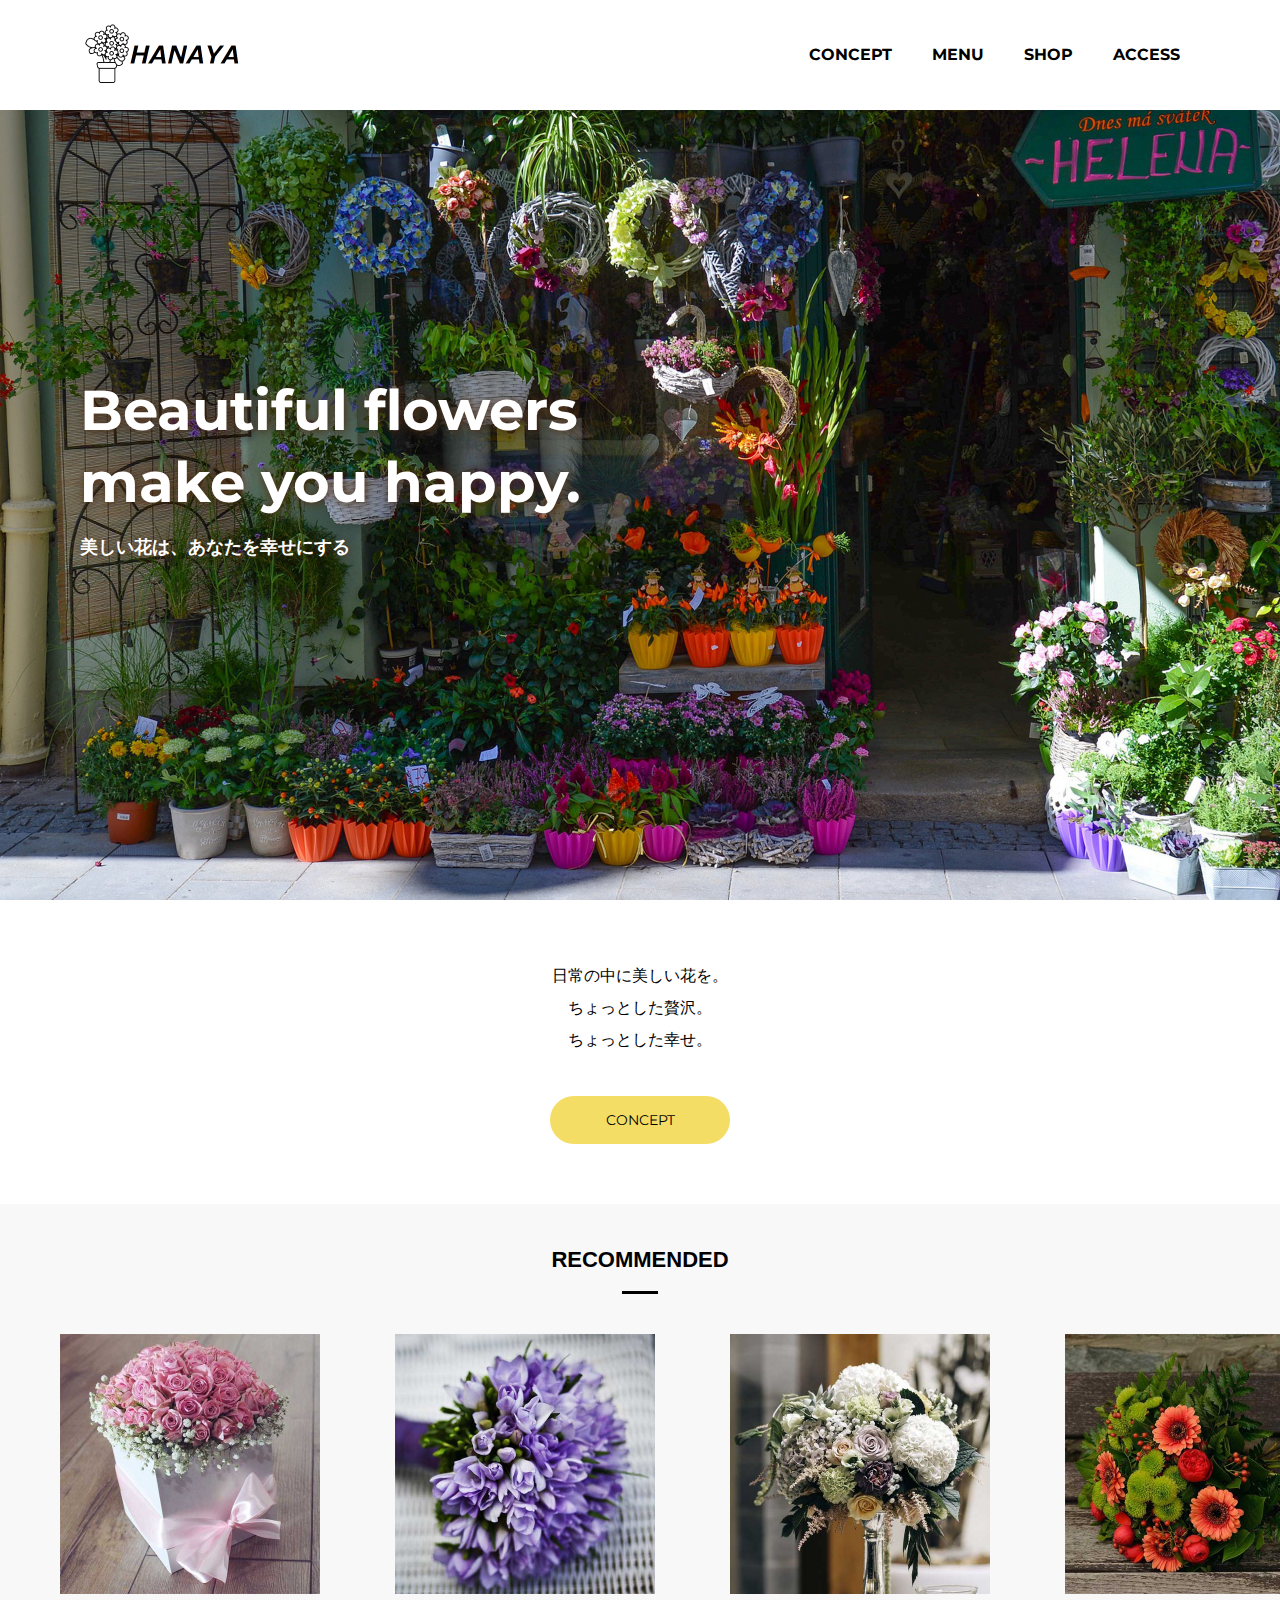
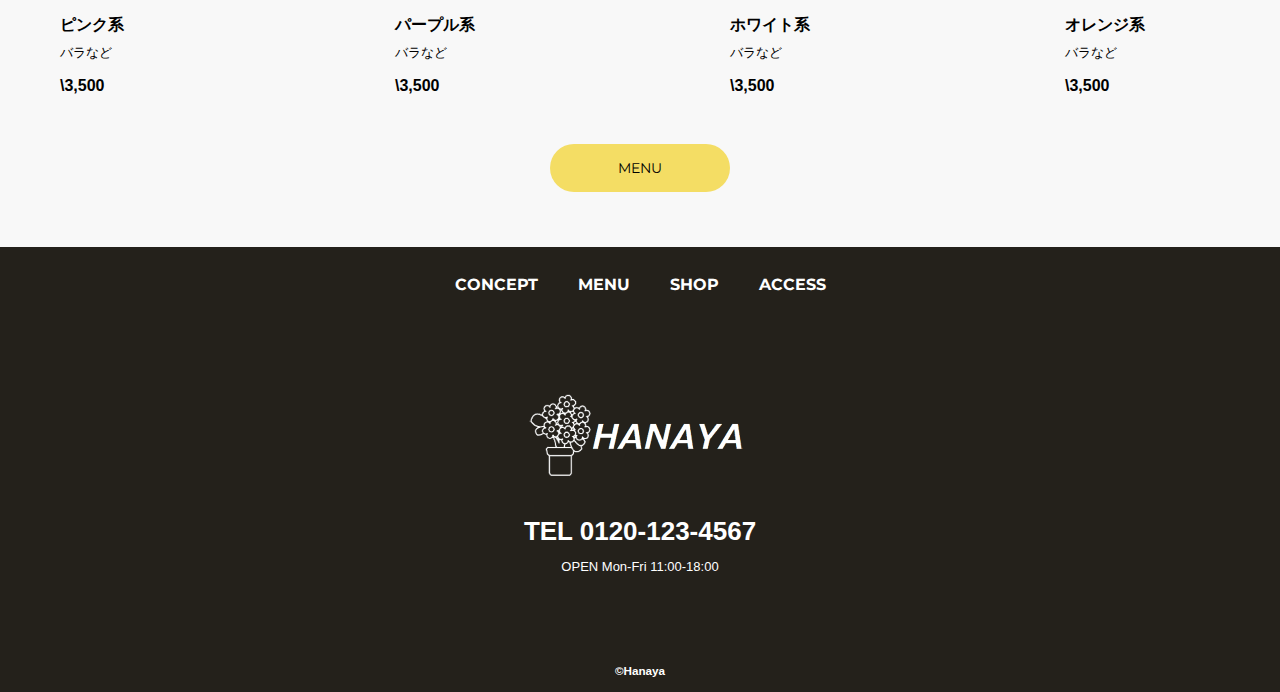
<file: index.html>
<!DOCTYPE html>
<html lang="ja">

<head>
    <meta charset="UTF-8">
    <meta http-equiv="X-UA-Compatible" content="IE=edge">
    <meta name="discription" content="花屋「HANAYA」のウェブサイト">
    <meta name="viewport" content="width=device-width, initial-scale=1.0">
    <title>HANAYA official website</title>
    <!-- google fonts -->
    <link rel="preconnect" href="https://fonts.googleapis.com">
    <link rel="preconnect" href="https://fonts.gstatic.com" crossorigin>
    <link href="https://fonts.googleapis.com/css2?family=IBM+Plex+Sans:wght@700&family=Montserrat:wght@700&display=swap"
        rel="stylesheet">
    <!-- css -->
    <link rel="stylesheet" href="./css/common.css">
    <link rel="stylesheet" href="./css/index.css">
</head>

<body>
    <!-- headerここから -->
    <header class="header">
        <div class="header-inner">
            <a href="./index.html" class="header-logo">
                <img src="./images/common/logo-header.png" alt="HANAYA">
            </a>
            <button class="toggle-menu-button">

            </button>
            <div class="header-site-menu">
                <nav class="site-menu">
                    <ul>
                        <li><a href="./concept.html">CONCEPT</a></li>
                        <li><a href="./menu.html">MENU</a></li>
                        <li><a href="./shop.html">SHOP</a></li>
                        <li><a href="./access.html">ACCESS</a></li>
                    </ul>
                </nav>
            </div>
        </div>
    </header>
    <!-- headerここまで -->

    <!-- main -->
    <main class="main">
        <div class="first-view">
            <div class="first-view-text">
                <h1>Beautiful flowers <br>make you happy.</h1>
                <p>美しい花は、あなたを幸せにする</p>
            </div>
        </div>
        <div class="lead">
            <p>日常の中に美しい花を。<br>ちょっとした贅沢。<br>ちょっとした幸せ。</p>
            <div class="link-button-area">
                <a href="./common.html" class="link-button">CONCEPT</a>
            </div>
        </div>
        <div class="recommended">
            <h2>RECOMMENDED</h2>
            <ul class="item-list">
                <li>
                    <img src="./images/index/img-item01.jpg" alt="ピンク系">
                    <dt>ピンク系</dt>
                    <dd>バラなど</dd>
                    <p class="price">\3,500</p>
                </li>
                <li>
                    <img src="./images/index/img-item02.jpg" alt="">
                    <dt>パープル系</dt>
                    <dd>バラなど</dd>
                    <p class="price">\3,500</p>
                </li>
                <li>
                    <img src="./images/index/img-item03.jpg" alt="">
                    <dt>ホワイト系</dt>
                    <dd>バラなど</dd>
                    <p class="price">\3,500</p>
                </li>
                <li>
                    <img src="./images/index/img-item04.jpg" alt="">
                    <dt>オレンジ系</dt>
                    <dd>バラなど</dd>
                    <p class="price">\3,500</p>
                </li>
                <li>
                    <img src="./images/index/img-item05.jpg" alt="">
                    <dt>ミックス系</dt>
                    <dd>バラなど</dd>
                    <p class="price">\3,500</p>
                </li>
            </ul>
            <div class="link-button-area">
                <a href="./menu.html" class="link-button">MENU</a>
            </div>
        </div>
    </main>

    <!-- footer -->
    <footer class="footer">
        <nav class="site-menu">
            <ul>
                <li><a href="./concept.html">CONCEPT</a></li>
                <li><a href="./menu.html">MENU</a></li>
                <li><a href="./shop.html">SHOP</a></li>
                <li><a href="./access.html">ACCESS</a></li>
            </ul>
        </nav>
        <a href="./index.html" class="footer-logo">
            <img src="./images/common/logo-footer.png" alt="HANAYA">
        </a>
        <p class="footer-tel">TEL 0120-123-4567</p>
        <p class="footer-time">OPEN Mon-Fri 11:00-18:00</p>
        <p class="copyright"><small>&copy;Hanaya</small></p>
    </footer>

    <!-- javascript -->
    <script src="./js/toggle-menu.js"></script>
</body>

</html>
</file>
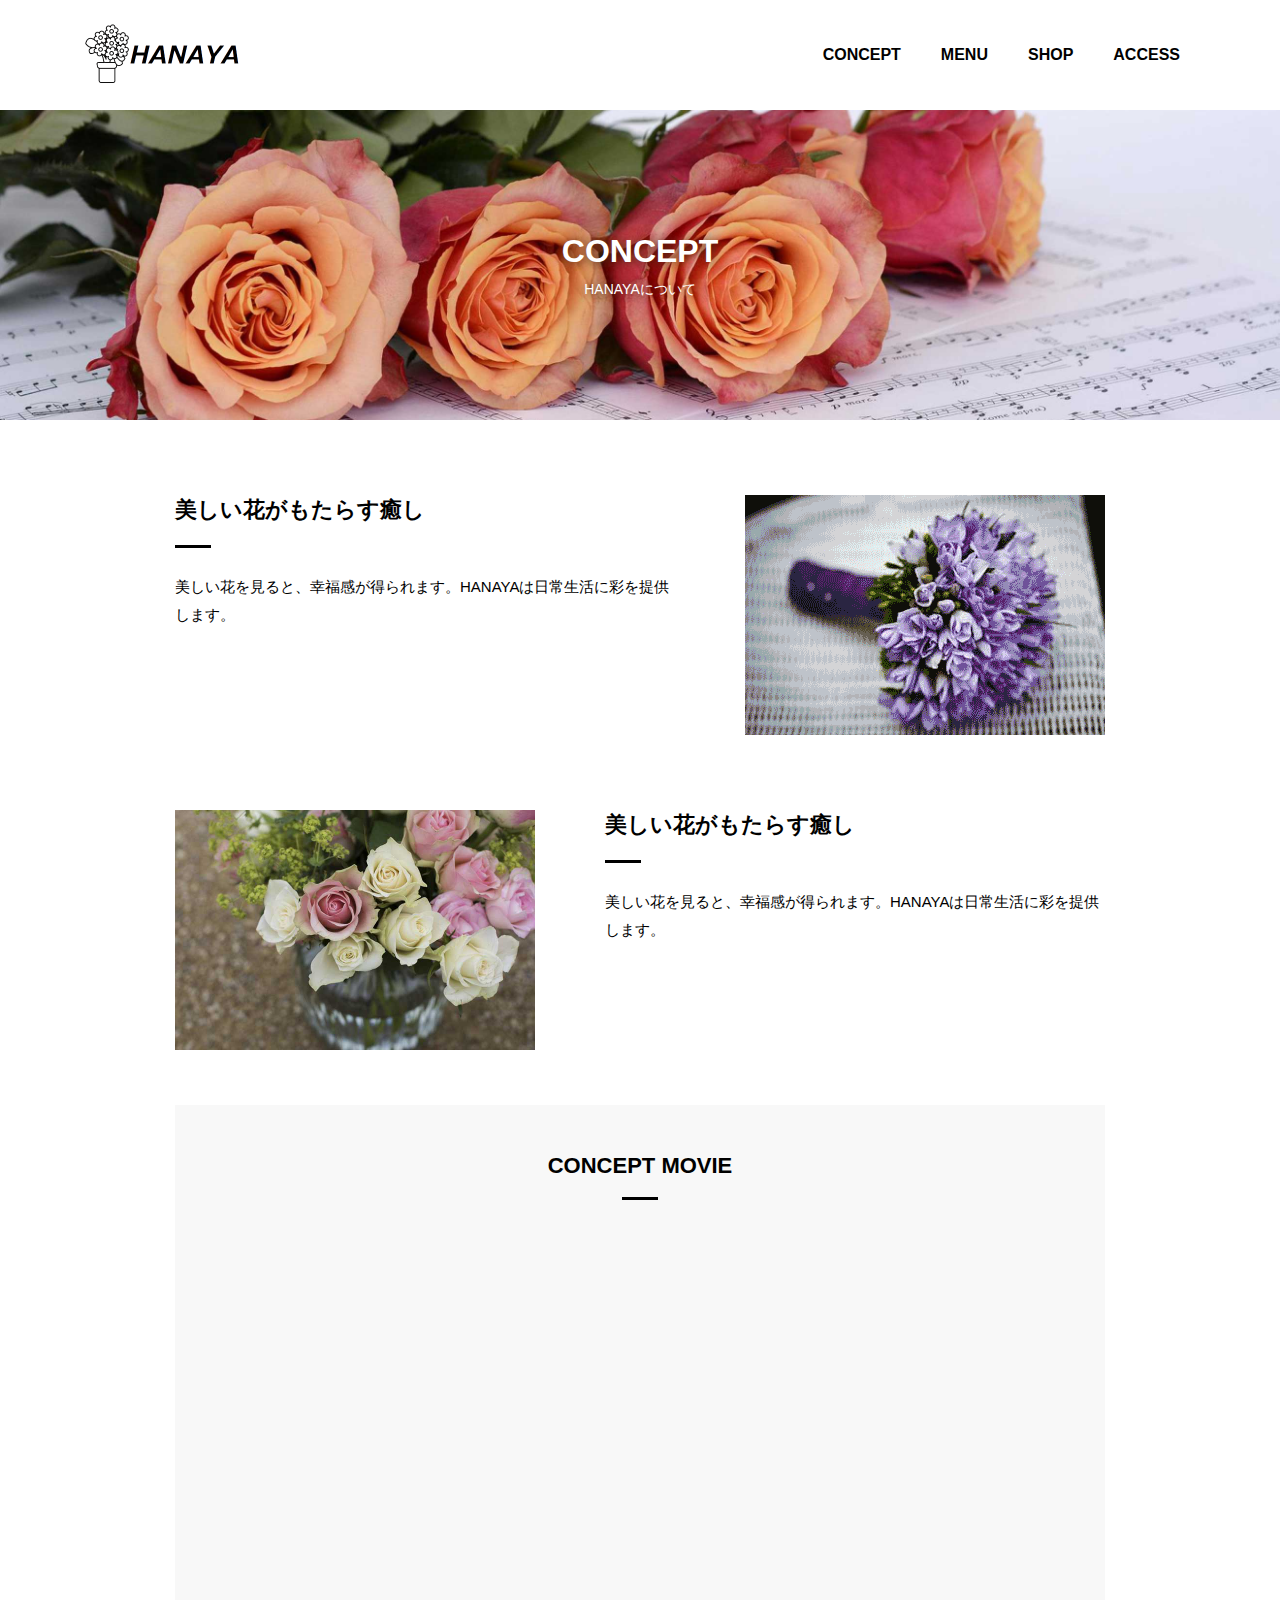
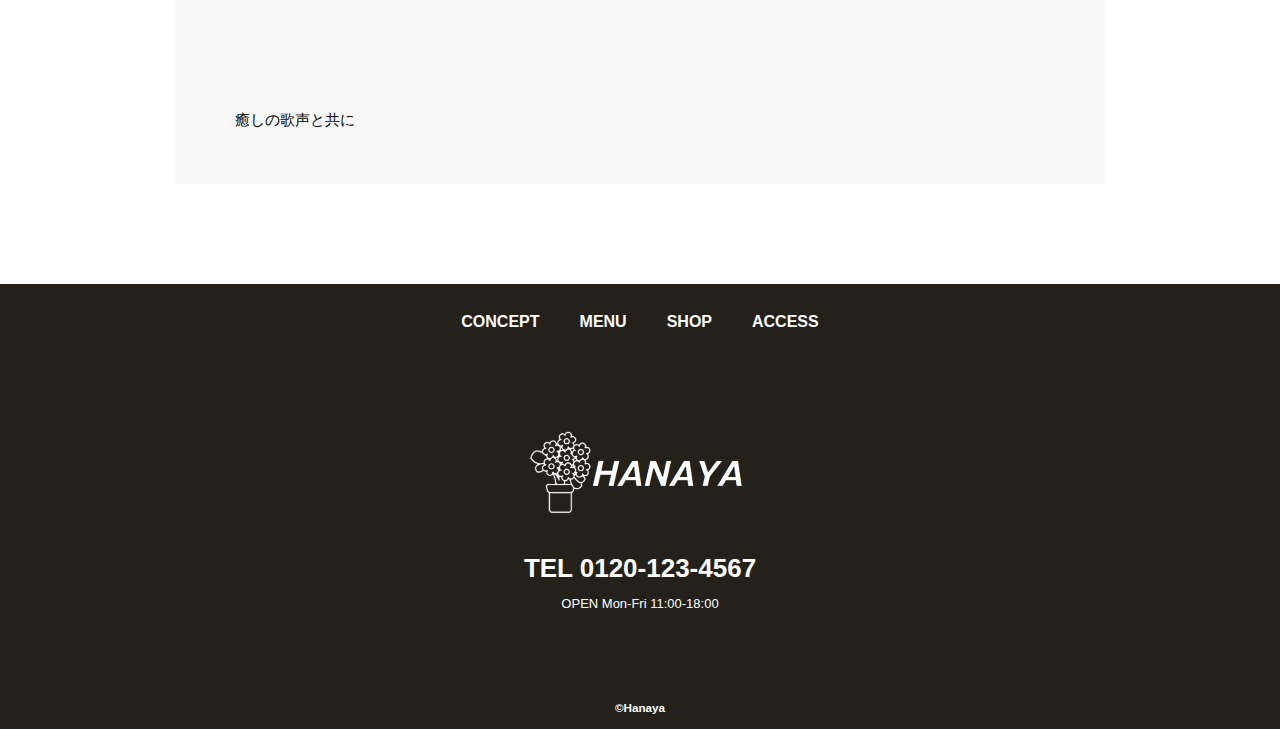
<file: concept.html>
<!DOCTYPE html>
<html lang="ja">

<head>
    <meta charset="UTF-8">
    <meta http-equiv="X-UA-Compatible" content="IE=edge">
    <meta name="discription" content="HANAYAは美しい花を提供">
    <meta name="viewport" content="width=device-width, initial-scale=1.0">
    <!-- google fonts -->
    <link rel = "preconnect" href = "https://fonts.googleapis.com">
    <link rel = "preconnect" href = "https://fonts.gstatic.com" crossorigin>
    <link href="https://fonts.googleapis.com/css2?family=IBM+Plex+Sans:wght@700&display=swap" rel="stylesheet">
    <!-- css -->
    <link rel="stylesheet" href="./css/common.css">
    <link rel="stylesheet" href="./css/concept.css">
    <title>CONCEPT | HANAYA official website</title>
</head>

<body>
    <!-- headerここから -->
    <header class="header">
        <div class="header-inner">
            <a href="./index.html" class="header-logo">
                <img src="./images/common/logo-header.png" alt="HANAYA">
            </a>
            <button class="toggle-menu-button">
                
            </button>
            <div class="header-site-menu">
                <nav class="site-menu">
                    <ul>
                        <li><a href="./concept.html">CONCEPT</a></li>
                        <li><a href="./menu.html">MENU</a></li>
                        <li><a href="./shop.html">SHOP</a></li>
                        <li><a href="./access.html">ACCESS</a></li>
                    </ul>
                </nav>
            </div>
        </div>
    </header>
    <!-- headerここまで -->

    <!-- main -->
    <main class="main">
        <div class="title">
            <h1>CONCEPT</h1>
            <p>HANAYAについて</p>
        </div>
        <div class="feature">
            <div class="feature-text">
                <h2>美しい花がもたらす癒し</h2>
                <p>美しい花を見ると、幸福感が得られます。HANAYAは日常生活に彩を提供します。</p>
            </div>
            <img src="./images/concept/img-item01.gif" alt="花束の画像">
        </div>
        <div class="feature reverse">
            <div class="feature-text">
                <h2>美しい花がもたらす癒し</h2>
                <p>美しい花を見ると、幸福感が得られます。HANAYAは日常生活に彩を提供します。</p>
            </div>
            <img src="./images/concept/img-item02.jpg" alt="花束の画像">
        </div>
        <div class="movie">
            <h2>CONCEPT MOVIE</h2>
            <iframe src="https://www.youtube.com/embed/EsRm78ZSOgc" title="YouTube video player" frameborder="0" allow="accelerometer; autoplay; clipboard-write; encrypted-media; gyroscope; picture-in-picture" allowfullscreen></iframe>
            <p>癒しの歌声と共に</p>
        </div>
    </main>

    <!-- footer -->
    <footer class="footer">
        <nav class="site-menu">
            <ul>
                <li><a href="./concept.html">CONCEPT</a></li>
                <li><a href="./menu.html">MENU</a></li>
                <li><a href="./shop.html">SHOP</a></li>
                <li><a href="./access.html">ACCESS</a></li>
            </ul>
        </nav>
        <a href="./index.html" class="footer-logo">
            <img src="./images/common/logo-footer.png" alt="HANAYA">
        </a>
        <p class="footer-tel">TEL 0120-123-4567</p>
        <p class="footer-time">OPEN Mon-Fri 11:00-18:00</p>
        <p class="copyright"><small>&copy;Hanaya</small></p>
    </footer>

    <!-- javascript -->
    <script src="./js/toggle-menu.js"></script>
</body>

</html>
</file>
<file: css/common.css>
@charset "UTF-8";
/**************************
cssリセット
**************************/
*,
::before,
::after {
  padding: 0;
  margin: 0;
  -webkit-box-sizing: border-box;
          box-sizing: border-box;
}

ul,
ol {
  list-style: none;
}

a {
  text-decoration: none;
  color: inherit;
}

/**************************
共通
**************************/
body {
  font-family: sans-serif;
  font-size: 16px;
  color: #000;
  line-height: 1;
  background-color: #fff;
}

img {
  max-width: 100%;
}

/**************************
header
**************************/
.header-inner {
  max-width: 1200px;
  height: 110px;
  margin-left: auto;
  margin-right: auto;
  padding-left: 40px;
  padding-right: 40px;
  display: -webkit-box;
  display: -ms-flexbox;
  display: flex;
  -webkit-box-pack: justify;
      -ms-flex-pack: justify;
          justify-content: space-between;
  -webkit-box-align: center;
      -ms-flex-align: center;
          align-items: center;
}

.toggle-menu-button {
  display: none;
}

.header-logo {
  display: block;
  width: 170px;
}

.site-menu ul {
  display: -webkit-box;
  display: -ms-flexbox;
  display: flex;
}

.site-menu ul li {
  margin-left: 20px;
  margin-right: 20px;
}

.site-menu ul li a {
  font-family: 'Montserrat', sans-serif;
  font-weight: bold;
}

/**************************
footer
**************************/
.footer {
  color: #fff;
  background-color: #24211b;
  padding-top: 30px;
  padding-bottom: 15px;
  display: -webkit-box;
  display: -ms-flexbox;
  display: flex;
  -webkit-box-orient: vertical;
  -webkit-box-direction: normal;
      -ms-flex-direction: column;
          flex-direction: column;
  -webkit-box-align: center;
      -ms-flex-align: center;
          align-items: center;
}

.footer-logo {
  display: block;
  width: 235px;
  margin-top: 90px;
}

.footer-tel {
  font-size: 26px;
  font-weight: bold;
  margin-top: 28px;
}

.footer-time {
  font-size: 13px;
  margin-top: 16px;
}

.copyright {
  font-size: 14px;
  font-weight: bold;
  margin-top: 90px;
}

/**************************
レスポンシブ
**************************/

@media (max-width: 800px) {
  .site-menu ul {
    display: block;
    text-align: center;
  }

  .site-menu li {
    margin-top: 20px;
  }

  .header {
    position: fixed;
    top: 0;
    left: 0;
    right: 0;
    background-color: #fff;
    height: 50px;
    z-index: 10;
    box-shadow: 0 3px 6px rgba(0, 0, 0, 0.1);
  }

  .header-inner {
    padding-left: 20px;
    padding-right: 20px;
    height: 100%;
    position: relative;
  }

  .header-logo {
    width: 100px;
  }

  .header-site-menu {
    position: absolute;
    top: 100%;
    left: 0;
    right: 0;
    color: #fff;
    background-color: #736E62;
    padding-top: 30px;
    padding-bottom: 50px;
    display: none;
  }

  .header-site-menu.is-show {
    display: block;
  }

  .toggle-menu-button {
    display: block;
    width: 44px;
    height: 34px;
    background-image: url(../images/common/icon-menu.png);
    background-size: 50%;
    background-position: center;
    background-repeat: no-repeat;
    background-color: transparent;
    border: none;
    border-radius: 0;
    outline: none;
  }

  .main {
    padding-top: 50px;
  }

  .footer-logo {
    margin-top: 60px;
  }

  .footer-tel {
    font-size: 20px;
  }

  .copyright {
    margin-top: 50px;
  }
}
</file>
<file: css/index.css>
@charset "utf-8";

/**************************
main
**************************/

.first-view {
    height: calc(100vh - 110px);
    background-image: url(../images/index/bg-main.jpg);
    background-repeat: no-repeat;
    background-position: center center;
    background-size: cover;
    display: flex;
    align-items: center;
}

.first-view-text {
    width: 100%;
    max-width: 1200px;
    margin: 0 auto;
    padding-left: 40px;
    padding-bottom: 80px;
    color: #fff;
    font-weight: bold;
    text-shadow: 1px 1px 10px #4b2c14;
}

.first-view h1 {
    font-family: 'Montserrat', sans-serif;
    font-size: 56px;
    line-height: 72px;
}

.first-view-text p {
    font-size: 18px;
    margin-top: 20px;
}

.lead {
    max-width: 1200px;
    margin: 60px auto;
}

.lead p {
    line-height: 2;
    text-align: center;
}

.link-button-area {
    text-align: center;
    margin-top: 40px;
}

.link-button {
    background-color: #f4dd64;
    display: inline-block;
    min-width: 180px;
    line-height: 48px;
    border-radius: 24px;
    font-family: 'Montserrat', sans-serif;
    font-size: 14px;
    cursor: pointer;
}

.link-button:hover {
    background-color: #d8b500;
}

.recommended {
    background-color: #f8f8f8;
    padding: 45px 0 55px 0;
}

.recommended h2 {
    font-size: 22px;
    font-weight: bold;
    text-align: center;
}

.recommended h2::after {
    content: '';
    display: block;
    width: 36px;
    height: 3px;
    background-color: #000;
    margin: 20px auto 0;
}

.item-list {
    display: flex;
    padding: 40px 60px 10px 60px;
    overflow: scroll;
}

.item-list li {
    flex-shrink: 0;
    width: 260px;
    margin-left: 75px;
}

.item-list li:first-child {
    margin-left: 0;
}

.item-list dl {
    margin-top: 20px;
}

.item-list dt {
    margin-top: 20px;
    font-weight: bold;
}

.item-list dd {
    font-size: 13px;
    line-height: 20px;
    margin-top: 10px;
}

.item-list .price {
    font-weight: bold;
    margin-top: 15px;
}


/**************************
レスポンシブ
**************************/

@media (max-width: 800px) {
    .first-view {
        height: calc(100vh - 50px);
        align-items: flex-start;
    }

    .first-view-text {
        padding-top: 60px;
        padding-left: 20px;
    }

    .first-view-text h1 {
        font-size: 36px;
        line-height: 48px;
    }

    .first-view-text p {
        font-size: 14px;
        margin-top: 15px;
    }

    .item-list {
        padding-left: 20px;
        padding-right: 20px;
    }

    .item-list li {
        width: 220px;
        margin-left: 30px;
    }
}
</file>
<file: css/concept.css>
@charset "utf-8";

.title {
    height: 310px;
    background-image: url(../images/concept/bg-main.jpg);
    background-repeat: no-repeat;
    background-position: center center;
    background-size: cover;
    display: flex;
    flex-direction: column;
    justify-content: center;
    align-items: center;
    color: #fff;
    text-shadow: 1px 1px 10px #4b2c14;
}

.title h1 {
    font-family: 'Montserrat', sans-serif;
    font-size: 32px;
    font-weight: bold;
}

.title p {
    font-size: 14px;
    margin-top: 15px;
}

.feature {
    display: flex;
    justify-content: space-between;
    width: 930px;
    max-width: 90%;
    margin: 75px auto 0;
    align-items: flex-start;
}

.feature img {
    width: 360px;
}

.feature-text {
    max-width: 500px;
    margin-right: 40px;
}

.reverse {
    flex-direction: row-reverse;
}

.reverse .feature-text {
    margin-left: 40px;
    margin-right: 0;
}

.feature-text h2 {
    font-size: 22px;
    font-weight: bold;
    line-height: 30px;
}

.feature-text h2::after {
    content: '';
    display: block;
    width: 36px;
    height: 3px;
    background-color: #000;
    margin-top: 20px;
}

.feature-text p {
    font-size: 15px;
    line-height: 28px;
    margin-top: 25px;
}

.movie {
    width: 930px;
    max-width: 90%;
    background-color: #f8f8f8;
    padding: 50px 60px;
    margin: 55px auto 0;
}

.movie h2 {
    font-size: 22px;
    font-weight: bold;
    text-align: center;
}

.movie h2::after {
    content: '';
    display: block;
    width: 36px;
    height: 3px;
    background-color: #000;
    margin: 20px auto 0;
}

.movie iframe {
    display: block;
    width: 100%;
    height: 456px;
    margin-top: 30px;
}

.movie p {
    font-size: 15px;
    line-height: 28px;
    margin-top: 20px;
}

footer {
    margin-top: 100px;
}


/**************************
レスポンシブ
**************************/

@media (max-width: 800px) {
    .feature {
        display: block;
        width: 500px;
        margin-top: 45px;
    }

    .feature-text {
        margin-right: 0;
    }

    .reverse .feature-text {
        margin-left: 0;
    }

    .feature img {
        width: 100%;
        height: auto;
        margin-top: 25px;
    }

    .movie {
        width: 500px;
        padding: 30px 25px;
    }

    .movie iframe {
        height: 240px;
    }
}
</file>
